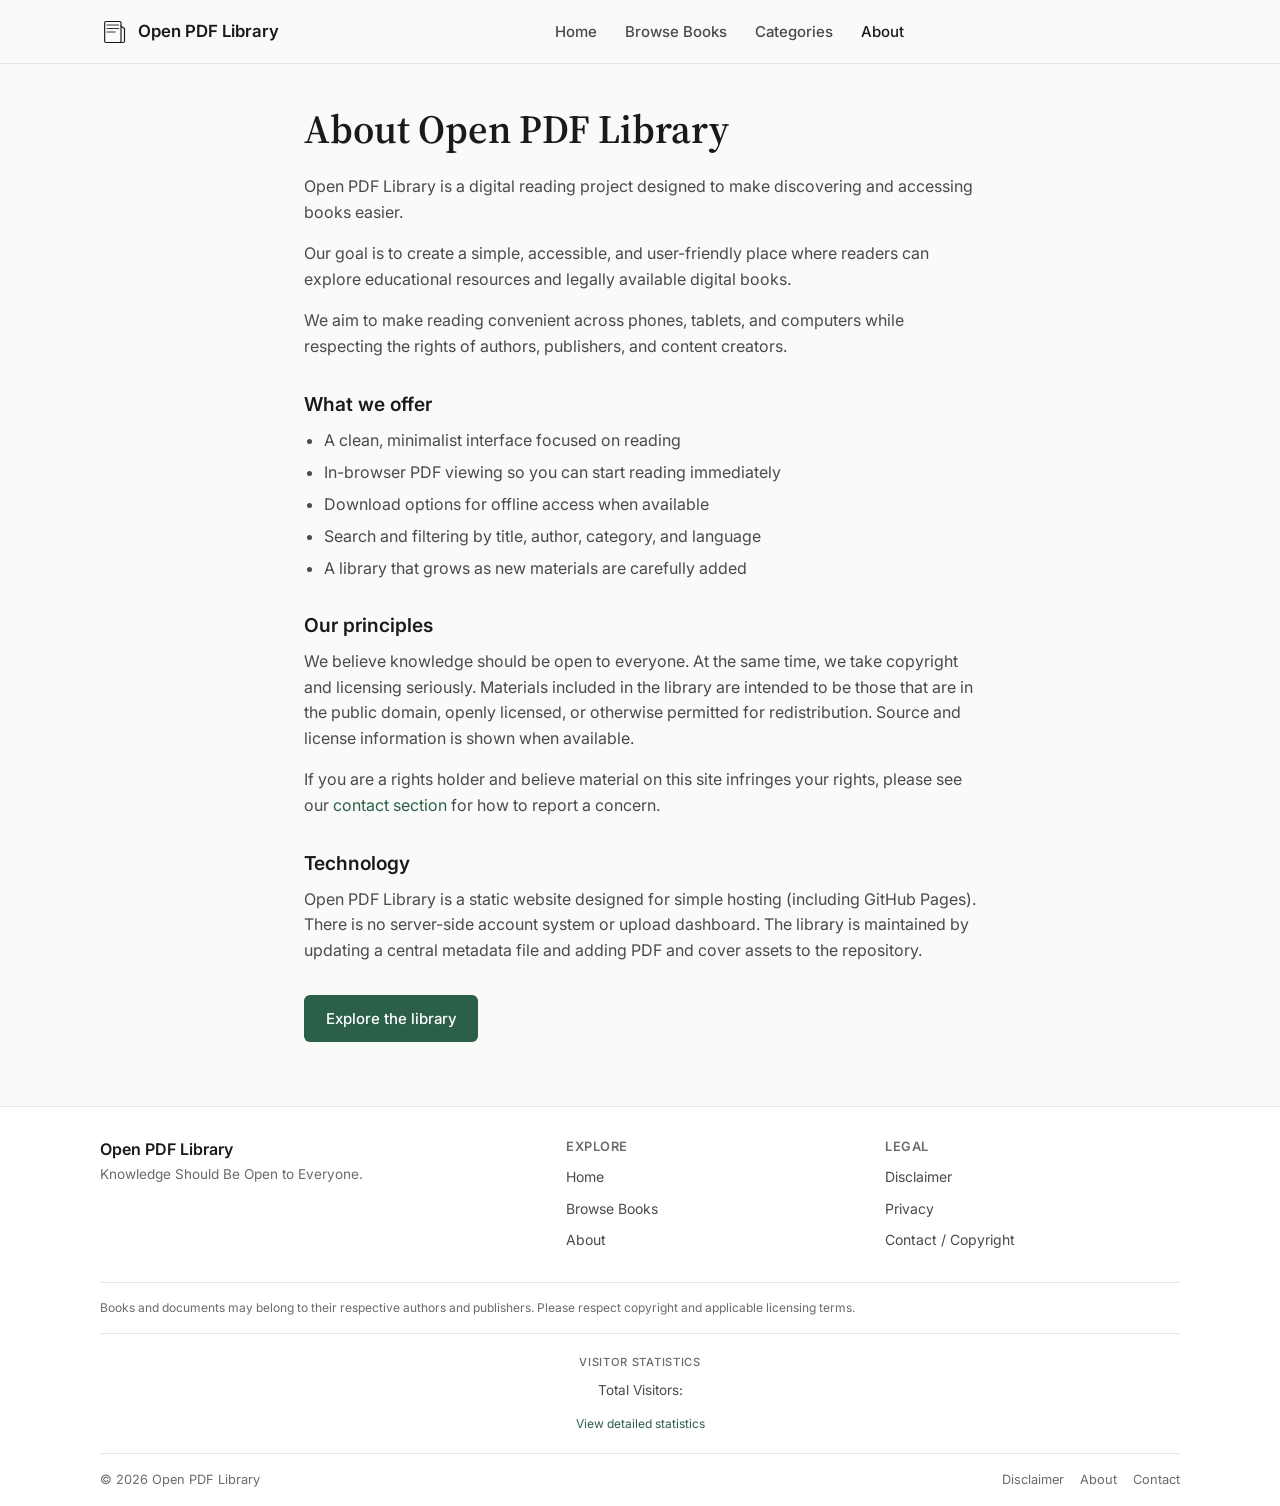
<file: about.html>
<!DOCTYPE html>
<html lang="en">
<head>
  <meta charset="UTF-8">
  <meta name="viewport" content="width=device-width, initial-scale=1.0">
  <title>About — Open PDF Library</title>
  <meta name="description" content="About Open PDF Library — a digital reading project designed to make discovering and accessing books easier.">
  <meta name="theme-color" content="#fafaf9">
  <link rel="icon" href="assets/logo.svg" type="image/svg+xml">
  <link rel="preconnect" href="https://fonts.googleapis.com">
  <link rel="preconnect" href="https://fonts.gstatic.com" crossorigin>
  <link href="https://fonts.googleapis.com/css2?family=Inter:wght@400;500;600&family=Source+Serif+4:opsz,wght@8..60,400;8..60,600&display=swap" rel="stylesheet">
  <link rel="stylesheet" href="style.css">
</head>
<body>
  <header class="site-header">
    <div class="container header-inner">
      <a href="index.html" class="logo" aria-label="Open PDF Library home">
        <svg xmlns="http://www.w3.org/2000/svg" viewBox="0 0 48 48" width="28" height="28" fill="none" aria-hidden="true">
          <rect x="8" y="6" width="28" height="36" rx="2" stroke="currentColor" stroke-width="2" fill="#fafafa"/>
          <path d="M12 12h20M12 18h20M12 24h14" stroke="currentColor" stroke-width="1.5" stroke-linecap="round"/>
          <path d="M36 14l6 4v22a2 2 0 01-2 2H14" stroke="currentColor" stroke-width="2" stroke-linecap="round" stroke-linejoin="round"/>
        </svg>
        <span>Open PDF Library</span>
      </a>
      <nav class="nav-desktop" aria-label="Main">
        <a href="index.html">Home</a>
        <a href="index.html#browse">Browse Books</a>
        <a href="index.html#categories">Categories</a>
        <a href="about.html" class="active">About</a>
      </nav>
      <div class="header-actions">
        <button type="button" class="menu-toggle" id="menu-toggle" aria-label="Open menu">
          <svg width="22" height="22" viewBox="0 0 24 24" fill="none" stroke="currentColor" stroke-width="2"><path d="M3 12h18M3 6h18M3 18h18"/></svg>
        </button>
      </div>
    </div>
    <nav class="nav-mobile" id="nav-mobile" aria-label="Mobile">
      <a href="index.html">Home</a>
      <a href="index.html#browse">Browse Books</a>
      <a href="index.html#categories">Categories</a>
      <a href="about.html">About</a>
      <a href="disclaimer.html">Disclaimer</a>
    </nav>
  </header>

  <main>
    <div class="container page-content">
      <h1 class="serif">About Open PDF Library</h1>

      <p>Open PDF Library is a digital reading project designed to make discovering and accessing books easier.</p>

      <p>Our goal is to create a simple, accessible, and user-friendly place where readers can explore educational resources and legally available digital books.</p>

      <p>We aim to make reading convenient across phones, tablets, and computers while respecting the rights of authors, publishers, and content creators.</p>

      <h2>What we offer</h2>
      <ul>
        <li>A clean, minimalist interface focused on reading</li>
        <li>In-browser PDF viewing so you can start reading immediately</li>
        <li>Download options for offline access when available</li>
        <li>Search and filtering by title, author, category, and language</li>
        <li>A library that grows as new materials are carefully added</li>
      </ul>

      <h2>Our principles</h2>
      <p>We believe knowledge should be open to everyone. At the same time, we take copyright and licensing seriously. Materials included in the library are intended to be those that are in the public domain, openly licensed, or otherwise permitted for redistribution. Source and license information is shown when available.</p>

      <p>If you are a rights holder and believe material on this site infringes your rights, please see our <a href="disclaimer.html#contact">contact section</a> for how to report a concern.</p>

      <h2>Technology</h2>
      <p>Open PDF Library is a static website designed for simple hosting (including GitHub Pages). There is no server-side account system or upload dashboard. The library is maintained by updating a central metadata file and adding PDF and cover assets to the repository.</p>

      <p><a href="index.html" class="btn btn-primary" style="margin-top:1rem">Explore the library</a></p>
    </div>
  </main>

  <footer class="site-footer">
    <div class="container">
      <div class="footer-content">
        <div class="footer-brand">
          <h3>Open PDF Library</h3>
          <p>Knowledge Should Be Open to Everyone.</p>
        </div>
        <div class="footer-links">
          <h4>Explore</h4>
          <ul>
            <li><a href="index.html">Home</a></li>
            <li><a href="index.html#browse">Browse Books</a></li>
            <li><a href="about.html">About</a></li>
          </ul>
        </div>
        <div class="footer-links">
          <h4>Legal</h4>
          <ul>
            <li><a href="disclaimer.html">Disclaimer</a></li>
            <li><a href="privacy.html">Privacy</a></li>
            <li><a href="disclaimer.html#contact">Contact / Copyright</a></li>
          </ul>
        </div>
      </div>
      <div class="footer-disclaimer">
        Books and documents may belong to their respective authors and publishers. Please respect copyright and applicable licensing terms.
      </div>
      <div class="visitor-stats">
        <div class="visitor-stats-inner">
          <span class="stats-label">Visitor Statistics</span>
          <div class="counter-wrap">
            <span>Total Visitors:</span>
            <a href="http://www.counter-zaehler.de" style="display:none">free website counter</a>
            <script type="text/javascript" src="https://www.freevisitorcounters.com/auth.php?id=c3a66d8f76b8fe9d39e087b19d7734ff182db925"></script>
            <script type="text/javascript" src="https://www.freevisitorcounters.com/en/home/counter/1663006/t/1"></script>
          </div>
          <p style="font-size:0.75rem;color:var(--text-muted);margin-top:0.25rem">
            <a href="https://www.freevisitorcounters.com/en/home/stats/id/1663006" target="_blank" rel="noopener">View detailed statistics</a>
          </p>
        </div>
      </div>
      <div class="footer-bottom">
        <span>© 2026 Open PDF Library</span>
        <nav>
          <a href="disclaimer.html">Disclaimer</a>
          <a href="about.html">About</a>
          <a href="disclaimer.html#contact">Contact</a>
        </nav>
      </div>
    </div>
  </footer>
  <script>
    document.getElementById('menu-toggle')?.addEventListener('click', function () {
      document.getElementById('nav-mobile')?.classList.toggle('open');
    });
  </script>
</body>
</html>
</file>
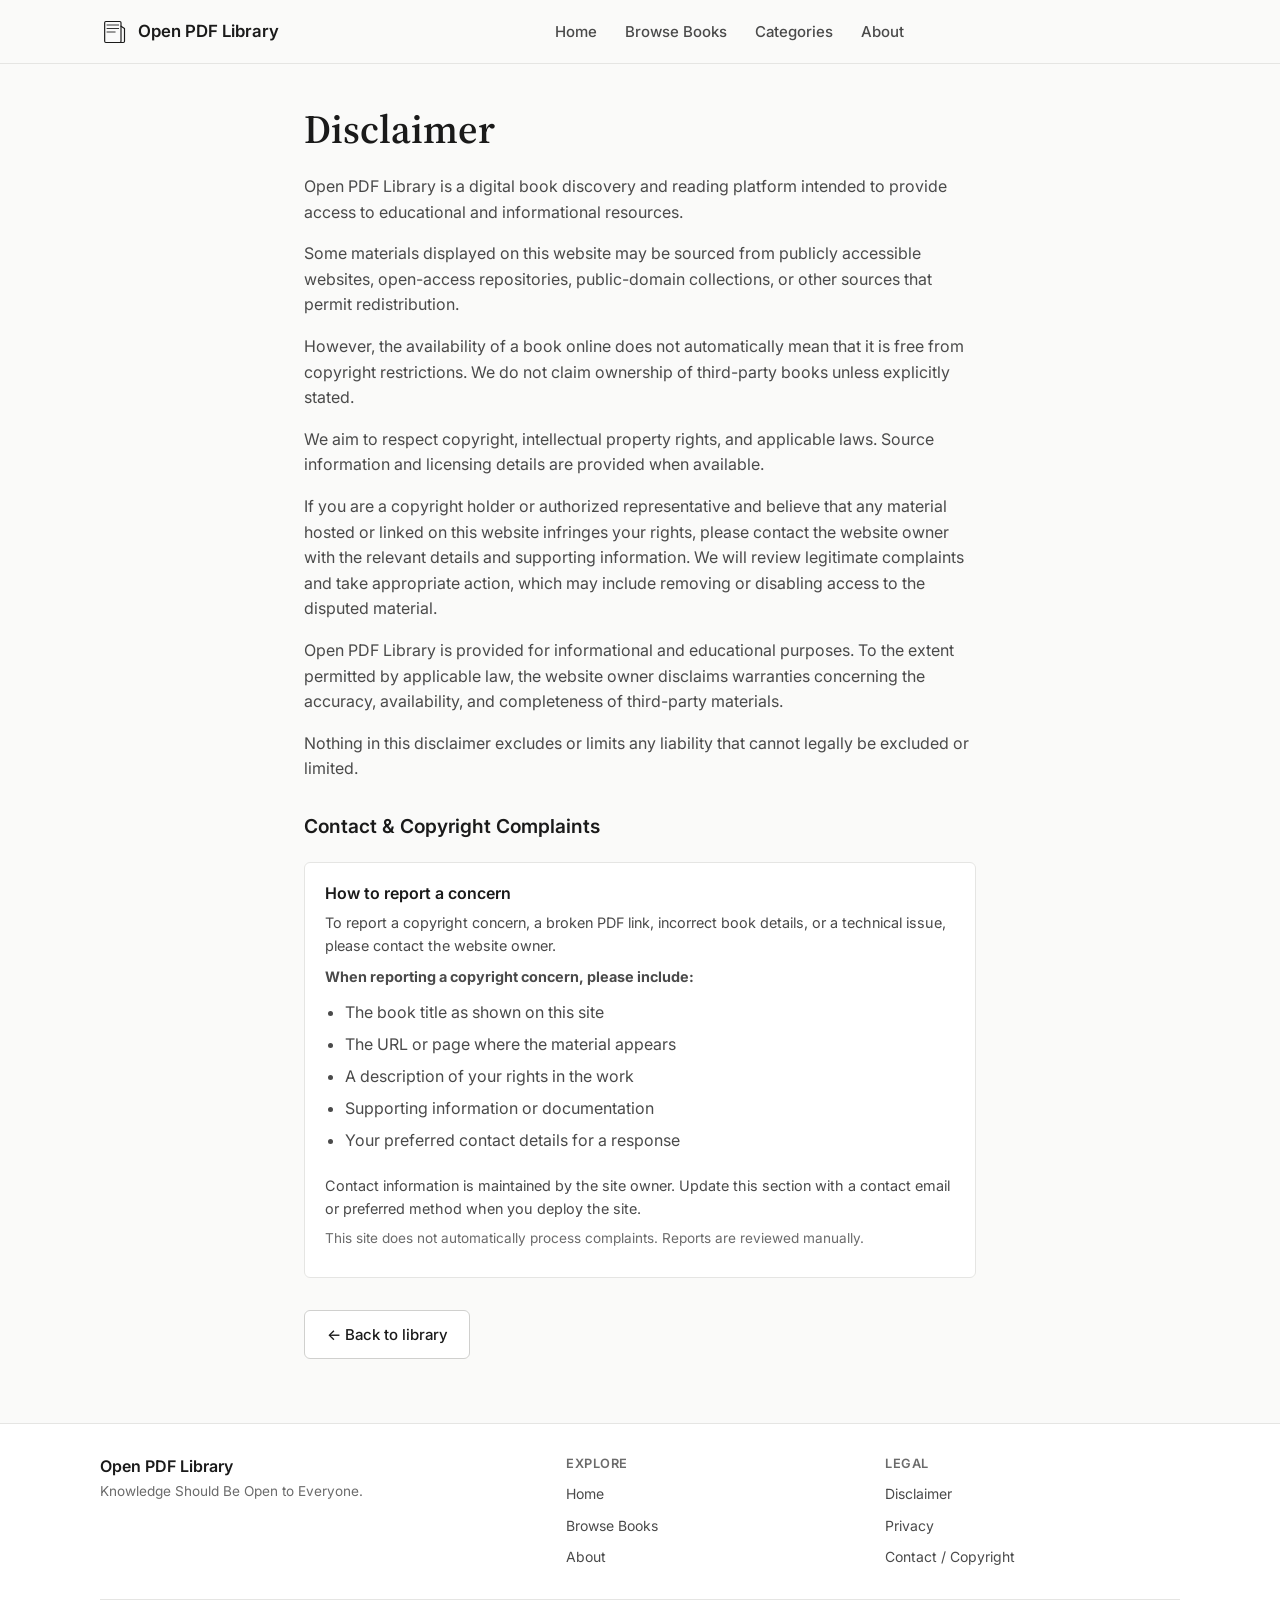
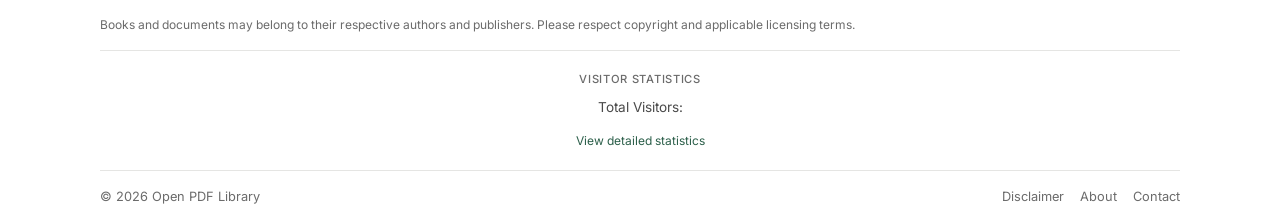
<file: disclaimer.html>
<!DOCTYPE html>
<html lang="en">
<head>
  <meta charset="UTF-8">
  <meta name="viewport" content="width=device-width, initial-scale=1.0">
  <title>Disclaimer — Open PDF Library</title>
  <meta name="description" content="Disclaimer and copyright policy for Open PDF Library.">
  <meta name="theme-color" content="#fafaf9">
  <link rel="icon" href="assets/logo.svg" type="image/svg+xml">
  <link rel="preconnect" href="https://fonts.googleapis.com">
  <link rel="preconnect" href="https://fonts.gstatic.com" crossorigin>
  <link href="https://fonts.googleapis.com/css2?family=Inter:wght@400;500;600&family=Source+Serif+4:opsz,wght@8..60,400;8..60,600&display=swap" rel="stylesheet">
  <link rel="stylesheet" href="style.css">
</head>
<body>
  <header class="site-header">
    <div class="container header-inner">
      <a href="index.html" class="logo" aria-label="Open PDF Library home">
        <svg xmlns="http://www.w3.org/2000/svg" viewBox="0 0 48 48" width="28" height="28" fill="none" aria-hidden="true">
          <rect x="8" y="6" width="28" height="36" rx="2" stroke="currentColor" stroke-width="2" fill="#fafafa"/>
          <path d="M12 12h20M12 18h20M12 24h14" stroke="currentColor" stroke-width="1.5" stroke-linecap="round"/>
          <path d="M36 14l6 4v22a2 2 0 01-2 2H14" stroke="currentColor" stroke-width="2" stroke-linecap="round" stroke-linejoin="round"/>
        </svg>
        <span>Open PDF Library</span>
      </a>
      <nav class="nav-desktop" aria-label="Main">
        <a href="index.html">Home</a>
        <a href="index.html#browse">Browse Books</a>
        <a href="index.html#categories">Categories</a>
        <a href="about.html">About</a>
      </nav>
      <div class="header-actions">
        <button type="button" class="menu-toggle" id="menu-toggle" aria-label="Open menu">
          <svg width="22" height="22" viewBox="0 0 24 24" fill="none" stroke="currentColor" stroke-width="2"><path d="M3 12h18M3 6h18M3 18h18"/></svg>
        </button>
      </div>
    </div>
    <nav class="nav-mobile" id="nav-mobile" aria-label="Mobile">
      <a href="index.html">Home</a>
      <a href="index.html#browse">Browse Books</a>
      <a href="index.html#categories">Categories</a>
      <a href="about.html">About</a>
      <a href="disclaimer.html">Disclaimer</a>
    </nav>
  </header>

  <main>
    <div class="container page-content">
      <h1 class="serif">Disclaimer</h1>

      <p>Open PDF Library is a digital book discovery and reading platform intended to provide access to educational and informational resources.</p>

      <p>Some materials displayed on this website may be sourced from publicly accessible websites, open-access repositories, public-domain collections, or other sources that permit redistribution.</p>

      <p>However, the availability of a book online does not automatically mean that it is free from copyright restrictions. We do not claim ownership of third-party books unless explicitly stated.</p>

      <p>We aim to respect copyright, intellectual property rights, and applicable laws. Source information and licensing details are provided when available.</p>

      <p>If you are a copyright holder or authorized representative and believe that any material hosted or linked on this website infringes your rights, please contact the website owner with the relevant details and supporting information. We will review legitimate complaints and take appropriate action, which may include removing or disabling access to the disputed material.</p>

      <p>Open PDF Library is provided for informational and educational purposes. To the extent permitted by applicable law, the website owner disclaims warranties concerning the accuracy, availability, and completeness of third-party materials.</p>

      <p>Nothing in this disclaimer excludes or limits any liability that cannot legally be excluded or limited.</p>

      <h2 id="contact">Contact &amp; Copyright Complaints</h2>

      <div class="contact-box">
        <h3>How to report a concern</h3>
        <p>To report a copyright concern, a broken PDF link, incorrect book details, or a technical issue, please contact the website owner.</p>
        <p><strong>When reporting a copyright concern, please include:</strong></p>
        <ul>
          <li>The book title as shown on this site</li>
          <li>The URL or page where the material appears</li>
          <li>A description of your rights in the work</li>
          <li>Supporting information or documentation</li>
          <li>Your preferred contact details for a response</li>
        </ul>
        <p>Contact information is maintained by the site owner. Update this section with a contact email or preferred method when you deploy the site.</p>
        <p style="font-size:0.85rem;color:var(--text-muted)">This site does not automatically process complaints. Reports are reviewed manually.</p>
      </div>

      <p style="margin-top:2rem"><a href="index.html" class="btn btn-secondary">← Back to library</a></p>
    </div>
  </main>

  <footer class="site-footer">
    <div class="container">
      <div class="footer-content">
        <div class="footer-brand">
          <h3>Open PDF Library</h3>
          <p>Knowledge Should Be Open to Everyone.</p>
        </div>
        <div class="footer-links">
          <h4>Explore</h4>
          <ul>
            <li><a href="index.html">Home</a></li>
            <li><a href="index.html#browse">Browse Books</a></li>
            <li><a href="about.html">About</a></li>
          </ul>
        </div>
        <div class="footer-links">
          <h4>Legal</h4>
          <ul>
            <li><a href="disclaimer.html">Disclaimer</a></li>
            <li><a href="privacy.html">Privacy</a></li>
            <li><a href="disclaimer.html#contact">Contact / Copyright</a></li>
          </ul>
        </div>
      </div>
      <div class="footer-disclaimer">
        Books and documents may belong to their respective authors and publishers. Please respect copyright and applicable licensing terms.
      </div>
      <div class="visitor-stats">
        <div class="visitor-stats-inner">
          <span class="stats-label">Visitor Statistics</span>
          <div class="counter-wrap">
            <span>Total Visitors:</span>
            <a href="http://www.counter-zaehler.de" style="display:none">free website counter</a>
            <script type="text/javascript" src="https://www.freevisitorcounters.com/auth.php?id=c3a66d8f76b8fe9d39e087b19d7734ff182db925"></script>
            <script type="text/javascript" src="https://www.freevisitorcounters.com/en/home/counter/1663006/t/1"></script>
          </div>
          <p style="font-size:0.75rem;color:var(--text-muted);margin-top:0.25rem">
            <a href="https://www.freevisitorcounters.com/en/home/stats/id/1663006" target="_blank" rel="noopener">View detailed statistics</a>
          </p>
        </div>
      </div>
      <div class="footer-bottom">
        <span>© 2026 Open PDF Library</span>
        <nav>
          <a href="disclaimer.html">Disclaimer</a>
          <a href="about.html">About</a>
          <a href="disclaimer.html#contact">Contact</a>
        </nav>
      </div>
    </div>
  </footer>
  <script>
    document.getElementById('menu-toggle')?.addEventListener('click', function () {
      document.getElementById('nav-mobile')?.classList.toggle('open');
    });
  </script>
</body>
</html>
</file>
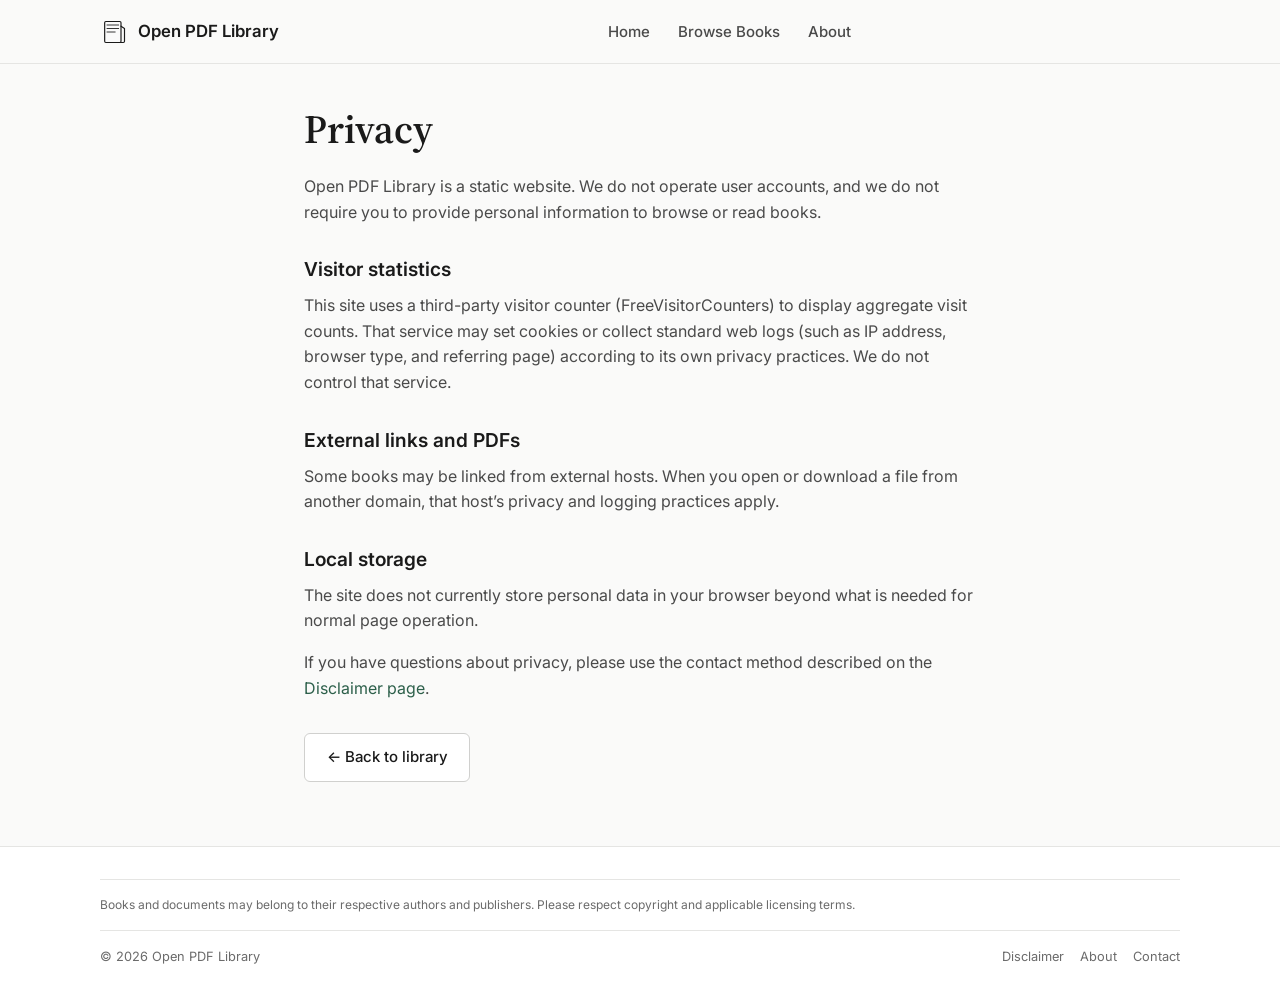
<file: privacy.html>
<!DOCTYPE html>
<html lang="en">
<head>
  <meta charset="UTF-8">
  <meta name="viewport" content="width=device-width, initial-scale=1.0">
  <title>Privacy — Open PDF Library</title>
  <meta name="description" content="Privacy notice for Open PDF Library.">
  <meta name="theme-color" content="#fafaf9">
  <link rel="icon" href="assets/logo.svg" type="image/svg+xml">
  <link rel="preconnect" href="https://fonts.googleapis.com">
  <link rel="preconnect" href="https://fonts.gstatic.com" crossorigin>
  <link href="https://fonts.googleapis.com/css2?family=Inter:wght@400;500;600&family=Source+Serif+4:opsz,wght@8..60,400;8..60,600&display=swap" rel="stylesheet">
  <link rel="stylesheet" href="style.css">
</head>
<body>
  <header class="site-header">
    <div class="container header-inner">
      <a href="index.html" class="logo" aria-label="Open PDF Library home">
        <svg xmlns="http://www.w3.org/2000/svg" viewBox="0 0 48 48" width="28" height="28" fill="none" aria-hidden="true">
          <rect x="8" y="6" width="28" height="36" rx="2" stroke="currentColor" stroke-width="2" fill="#fafafa"/>
          <path d="M12 12h20M12 18h20M12 24h14" stroke="currentColor" stroke-width="1.5" stroke-linecap="round"/>
          <path d="M36 14l6 4v22a2 2 0 01-2 2H14" stroke="currentColor" stroke-width="2" stroke-linecap="round" stroke-linejoin="round"/>
        </svg>
        <span>Open PDF Library</span>
      </a>
      <nav class="nav-desktop" aria-label="Main">
        <a href="index.html">Home</a>
        <a href="index.html#browse">Browse Books</a>
        <a href="about.html">About</a>
      </nav>
      <div class="header-actions">
        <button type="button" class="menu-toggle" id="menu-toggle" aria-label="Open menu">
          <svg width="22" height="22" viewBox="0 0 24 24" fill="none" stroke="currentColor" stroke-width="2"><path d="M3 12h18M3 6h18M3 18h18"/></svg>
        </button>
      </div>
    </div>
    <nav class="nav-mobile" id="nav-mobile" aria-label="Mobile">
      <a href="index.html">Home</a>
      <a href="index.html#browse">Browse Books</a>
      <a href="about.html">About</a>
      <a href="disclaimer.html">Disclaimer</a>
    </nav>
  </header>

  <main>
    <div class="container page-content">
      <h1 class="serif">Privacy</h1>

      <p>Open PDF Library is a static website. We do not operate user accounts, and we do not require you to provide personal information to browse or read books.</p>

      <h2>Visitor statistics</h2>
      <p>This site uses a third-party visitor counter (FreeVisitorCounters) to display aggregate visit counts. That service may set cookies or collect standard web logs (such as IP address, browser type, and referring page) according to its own privacy practices. We do not control that service.</p>

      <h2>External links and PDFs</h2>
      <p>Some books may be linked from external hosts. When you open or download a file from another domain, that host’s privacy and logging practices apply.</p>

      <h2>Local storage</h2>
      <p>The site does not currently store personal data in your browser beyond what is needed for normal page operation.</p>

      <p>If you have questions about privacy, please use the contact method described on the <a href="disclaimer.html#contact">Disclaimer page</a>.</p>

      <p style="margin-top:2rem"><a href="index.html" class="btn btn-secondary">← Back to library</a></p>
    </div>
  </main>

  <footer class="site-footer">
    <div class="container">
      <div class="footer-disclaimer">
        Books and documents may belong to their respective authors and publishers. Please respect copyright and applicable licensing terms.
      </div>
      <div class="footer-bottom">
        <span>© 2026 Open PDF Library</span>
        <nav>
          <a href="disclaimer.html">Disclaimer</a>
          <a href="about.html">About</a>
          <a href="disclaimer.html#contact">Contact</a>
        </nav>
      </div>
    </div>
  </footer>
  <script>
    document.getElementById('menu-toggle')?.addEventListener('click', function () {
      document.getElementById('nav-mobile')?.classList.toggle('open');
    });
  </script>
</body>
</html>
</file>
<file: style.css>
/* ============================================================
   Open PDF Library — Design System
   Minimalist digital library aesthetic
   ============================================================ */

:root {
  /* Colors */
  --bg: #fafaf9;
  --bg-elevated: #ffffff;
  --text: #1a1a1a;
  --text-secondary: #4a4a4a;
  --text-muted: #6b6b6b;
  --border: #e5e5e3;
  --border-strong: #d0d0ce;
  --accent: #2c5f4a; /* restrained forest green */
  --accent-hover: #1f4636;
  --accent-soft: #e8f0ec;
  --shadow-sm: 0 1px 2px rgba(0, 0, 0, 0.04);
  --shadow-md: 0 4px 12px rgba(0, 0, 0, 0.06);
  --shadow-lg: 0 8px 24px rgba(0, 0, 0, 0.08);
  --radius: 6px;
  --radius-sm: 4px;
  --font-sans: "Inter", "Segoe UI", system-ui, -apple-system, sans-serif;
  --font-serif: "Source Serif 4", "Georgia", "Times New Roman", serif;
  --max-width: 1120px;
  --header-height: 64px;
  --transition: 0.2s ease;
}

@media (prefers-reduced-motion: reduce) {
  :root {
    --transition: 0s;
  }
  *, *::before, *::after {
    animation-duration: 0.01ms !important;
    animation-iteration-count: 1 !important;
    transition-duration: 0.01ms !important;
  }
}

/* Reset & Base */
*, *::before, *::after {
  box-sizing: border-box;
  margin: 0;
  padding: 0;
}

html {
  scroll-behavior: smooth;
  -webkit-text-size-adjust: 100%;
}

body {
  font-family: var(--font-sans);
  font-size: 16px;
  line-height: 1.6;
  color: var(--text);
  background: var(--bg);
  min-height: 100vh;
  display: flex;
  flex-direction: column;
}

img {
  max-width: 100%;
  height: auto;
  display: block;
}

a {
  color: var(--accent);
  text-decoration: none;
  transition: color var(--transition);
}

a:hover {
  color: var(--accent-hover);
}

a:focus-visible,
button:focus-visible,
input:focus-visible,
select:focus-visible {
  outline: 2px solid var(--accent);
  outline-offset: 2px;
}

/* Typography */
h1, h2, h3, h4 {
  font-weight: 600;
  line-height: 1.25;
  color: var(--text);
}

h1 { font-size: clamp(1.75rem, 4vw, 2.5rem); }
h2 { font-size: clamp(1.35rem, 3vw, 1.75rem); }
h3 { font-size: 1.15rem; }

.serif {
  font-family: var(--font-serif);
}

/* Layout */
.container {
  width: 100%;
  max-width: var(--max-width);
  margin: 0 auto;
  padding: 0 1.25rem;
}

main {
  flex: 1;
}

/* ========== HEADER ========== */
.site-header {
  position: sticky;
  top: 0;
  z-index: 100;
  background: rgba(250, 250, 249, 0.92);
  backdrop-filter: blur(8px);
  border-bottom: 1px solid var(--border);
  height: var(--header-height);
}

.header-inner {
  display: flex;
  align-items: center;
  justify-content: space-between;
  height: 100%;
  gap: 1rem;
}

.logo {
  display: flex;
  align-items: center;
  gap: 0.6rem;
  color: var(--text);
  font-weight: 600;
  font-size: 1.05rem;
  white-space: nowrap;
}

.logo svg {
  width: 28px;
  height: 28px;
  flex-shrink: 0;
}

.logo:hover {
  color: var(--text);
}

.nav-desktop {
  display: none;
  align-items: center;
  gap: 1.75rem;
}

.nav-desktop a {
  color: var(--text-secondary);
  font-size: 0.9375rem;
  font-weight: 500;
}

.nav-desktop a:hover,
.nav-desktop a.active {
  color: var(--text);
}

.header-actions {
  display: flex;
  align-items: center;
  gap: 0.75rem;
}

.search-toggle,
.menu-toggle {
  background: none;
  border: none;
  cursor: pointer;
  padding: 0.5rem;
  color: var(--text);
  display: flex;
  align-items: center;
  justify-content: center;
}

.search-toggle svg,
.menu-toggle svg {
  width: 22px;
  height: 22px;
}

/* Mobile nav */
.nav-mobile {
  display: none;
  position: absolute;
  top: var(--header-height);
  left: 0;
  right: 0;
  background: var(--bg-elevated);
  border-bottom: 1px solid var(--border);
  padding: 1rem 1.25rem 1.5rem;
  flex-direction: column;
  gap: 0.25rem;
  box-shadow: var(--shadow-md);
}

.nav-mobile.open {
  display: flex;
}

.nav-mobile a {
  color: var(--text);
  font-weight: 500;
  padding: 0.75rem 0.5rem;
  border-radius: var(--radius-sm);
}

.nav-mobile a:hover {
  background: var(--accent-soft);
}

/* Search overlay / bar */
.search-bar {
  display: none;
  position: absolute;
  top: var(--header-height);
  left: 0;
  right: 0;
  background: var(--bg-elevated);
  border-bottom: 1px solid var(--border);
  padding: 1rem 1.25rem;
  box-shadow: var(--shadow-sm);
}

.search-bar.open {
  display: block;
}

.search-form {
  display: flex;
  gap: 0.5rem;
  max-width: var(--max-width);
  margin: 0 auto;
}

.search-form input {
  flex: 1;
  padding: 0.65rem 1rem;
  border: 1px solid var(--border-strong);
  border-radius: var(--radius);
  font-size: 1rem;
  background: var(--bg);
  color: var(--text);
}

.search-form input::placeholder {
  color: var(--text-muted);
}

.search-form button {
  padding: 0.65rem 1.25rem;
  background: var(--accent);
  color: white;
  border: none;
  border-radius: var(--radius);
  font-weight: 500;
  cursor: pointer;
  transition: background var(--transition);
}

.search-form button:hover {
  background: var(--accent-hover);
}

/* ========== HERO ========== */
.hero {
  padding: 3rem 0 2.5rem;
  text-align: center;
}

.hero h1 {
  margin-bottom: 0.75rem;
  letter-spacing: -0.02em;
}

.hero-sub {
  color: var(--text-secondary);
  font-size: 1.1rem;
  max-width: 36rem;
  margin: 0 auto 1.75rem;
}

.hero-actions {
  display: flex;
  flex-wrap: wrap;
  gap: 0.75rem;
  justify-content: center;
  align-items: center;
  max-width: 32rem;
  margin: 0 auto;
}

.hero-search {
  flex: 1;
  min-width: 200px;
  display: flex;
  gap: 0.5rem;
}

.hero-search input {
  flex: 1;
  padding: 0.75rem 1rem;
  border: 1px solid var(--border-strong);
  border-radius: var(--radius);
  font-size: 1rem;
  background: var(--bg-elevated);
  box-shadow: var(--shadow-sm);
}

.btn {
  display: inline-flex;
  align-items: center;
  justify-content: center;
  gap: 0.4rem;
  padding: 0.7rem 1.35rem;
  font-size: 0.9375rem;
  font-weight: 500;
  border-radius: var(--radius);
  border: none;
  cursor: pointer;
  transition: background var(--transition), color var(--transition), border-color var(--transition), box-shadow var(--transition);
  text-decoration: none;
  white-space: nowrap;
}

.btn-primary {
  background: var(--accent);
  color: white;
}

.btn-primary:hover {
  background: var(--accent-hover);
  color: white;
}

.btn-secondary {
  background: var(--bg-elevated);
  color: var(--text);
  border: 1px solid var(--border-strong);
}

.btn-secondary:hover {
  border-color: var(--text-muted);
  background: var(--bg);
}

.btn-sm {
  padding: 0.45rem 0.9rem;
  font-size: 0.8125rem;
}

.btn-ghost {
  background: transparent;
  color: var(--text-secondary);
  border: 1px solid transparent;
}

.btn-ghost:hover {
  color: var(--text);
  background: var(--accent-soft);
}

/* ========== SECTIONS ========== */
.section {
  padding: 2.5rem 0;
}

.section-header {
  display: flex;
  align-items: baseline;
  justify-content: space-between;
  margin-bottom: 1.5rem;
  gap: 1rem;
  flex-wrap: wrap;
}

.section-title {
  font-size: 1.35rem;
  font-weight: 600;
}

.section-link {
  font-size: 0.875rem;
  font-weight: 500;
  color: var(--accent);
}

/* ========== BOOK GRID ========== */
.book-grid {
  display: grid;
  grid-template-columns: repeat(auto-fill, minmax(160px, 1fr));
  gap: 1.25rem;
}

@media (min-width: 480px) {
  .book-grid {
    grid-template-columns: repeat(auto-fill, minmax(180px, 1fr));
  }
}

@media (min-width: 768px) {
  .book-grid {
    grid-template-columns: repeat(auto-fill, minmax(200px, 1fr));
    gap: 1.5rem;
  }
}

.book-card {
  background: var(--bg-elevated);
  border: 1px solid var(--border);
  border-radius: var(--radius);
  overflow: hidden;
  display: flex;
  flex-direction: column;
  transition: box-shadow var(--transition), border-color var(--transition), transform var(--transition);
  box-shadow: var(--shadow-sm);
}

.book-card:hover {
  box-shadow: var(--shadow-md);
  border-color: var(--border-strong);
}

@media (hover: hover) {
  .book-card:hover {
    transform: translateY(-2px);
  }
}

.book-cover {
  aspect-ratio: 2 / 3;
  background: #e8e8e6;
  position: relative;
  overflow: hidden;
}

.book-cover img {
  width: 100%;
  height: 100%;
  object-fit: cover;
}

.book-cover-placeholder {
  width: 100%;
  height: 100%;
  display: flex;
  flex-direction: column;
  align-items: center;
  justify-content: center;
  padding: 1rem;
  text-align: center;
  background: linear-gradient(160deg, #f0f0ee 0%, #e2e2e0 100%);
  color: var(--text-secondary);
}

.book-cover-placeholder .ph-title {
  font-family: var(--font-serif);
  font-size: 0.9rem;
  font-weight: 600;
  line-height: 1.3;
  margin-bottom: 0.35rem;
  display: -webkit-box;
  -webkit-line-clamp: 3;
  -webkit-box-orient: vertical;
  overflow: hidden;
}

.book-cover-placeholder .ph-author {
  font-size: 0.7rem;
  color: var(--text-muted);
}

.book-info {
  padding: 0.85rem 0.9rem 1rem;
  display: flex;
  flex-direction: column;
  flex: 1;
  gap: 0.25rem;
}

.book-title {
  font-size: 0.9rem;
  font-weight: 600;
  line-height: 1.35;
  display: -webkit-box;
  -webkit-line-clamp: 2;
  -webkit-box-orient: vertical;
  overflow: hidden;
  color: var(--text);
}

.book-author {
  font-size: 0.8rem;
  color: var(--text-muted);
  white-space: nowrap;
  overflow: hidden;
  text-overflow: ellipsis;
}

.book-meta {
  display: flex;
  flex-wrap: wrap;
  gap: 0.35rem;
  margin-top: 0.35rem;
  font-size: 0.7rem;
  color: var(--text-muted);
}

.book-meta span {
  background: var(--bg);
  padding: 0.15rem 0.4rem;
  border-radius: 3px;
  border: 1px solid var(--border);
}

.book-actions {
  display: flex;
  gap: 0.4rem;
  margin-top: auto;
  padding-top: 0.75rem;
}

.book-actions .btn {
  flex: 1;
  padding: 0.4rem 0.5rem;
  font-size: 0.75rem;
}

/* ========== CATEGORIES ========== */
.category-list {
  display: flex;
  flex-wrap: wrap;
  gap: 0.5rem;
}

.category-chip {
  display: inline-flex;
  align-items: center;
  padding: 0.45rem 0.9rem;
  background: var(--bg-elevated);
  border: 1px solid var(--border);
  border-radius: 999px;
  font-size: 0.875rem;
  font-weight: 500;
  color: var(--text-secondary);
  cursor: pointer;
  transition: all var(--transition);
}

.category-chip:hover,
.category-chip.active {
  background: var(--accent-soft);
  border-color: var(--accent);
  color: var(--accent);
}

/* ========== STATS ========== */
.stats-row {
  display: flex;
  flex-wrap: wrap;
  gap: 1.5rem;
  justify-content: center;
  padding: 1.5rem 0;
  border-top: 1px solid var(--border);
  border-bottom: 1px solid var(--border);
  margin: 2rem 0;
}

.stat-item {
  text-align: center;
}

.stat-value {
  font-size: 1.5rem;
  font-weight: 600;
  color: var(--text);
}

.stat-label {
  font-size: 0.8rem;
  color: var(--text-muted);
}

/* ========== BROWSE / FILTERS ========== */
.filters-bar {
  display: flex;
  flex-wrap: wrap;
  gap: 0.75rem;
  align-items: center;
  margin-bottom: 1.5rem;
  padding: 1rem;
  background: var(--bg-elevated);
  border: 1px solid var(--border);
  border-radius: var(--radius);
}

.filters-bar select,
.filters-bar input {
  padding: 0.5rem 0.75rem;
  border: 1px solid var(--border-strong);
  border-radius: var(--radius-sm);
  font-size: 0.875rem;
  background: var(--bg);
  color: var(--text);
}

.filters-bar .filter-group {
  display: flex;
  align-items: center;
  gap: 0.4rem;
}

.filters-bar label {
  font-size: 0.8rem;
  color: var(--text-muted);
  white-space: nowrap;
}

.empty-state {
  text-align: center;
  padding: 3rem 1rem;
  color: var(--text-muted);
}

.empty-state p {
  margin-bottom: 1rem;
}

/* ========== PDF READER ========== */
.reader-overlay {
  position: fixed;
  inset: 0;
  z-index: 200;
  background: #1a1a1a;
  display: none;
  flex-direction: column;
  color: #eee;
}

.reader-overlay.open {
  display: flex;
}

.reader-toolbar {
  display: flex;
  align-items: center;
  justify-content: space-between;
  gap: 0.5rem;
  padding: 0.6rem 0.75rem;
  background: #111;
  border-bottom: 1px solid #333;
  flex-wrap: wrap;
  min-height: 48px;
}

.reader-toolbar-left,
.reader-toolbar-right {
  display: flex;
  align-items: center;
  gap: 0.4rem;
  flex-wrap: wrap;
}

.reader-toolbar button {
  background: #2a2a2a;
  border: 1px solid #444;
  color: #eee;
  padding: 0.4rem 0.7rem;
  border-radius: var(--radius-sm);
  font-size: 0.8rem;
  cursor: pointer;
  transition: background 0.15s;
}

.reader-toolbar button:hover {
  background: #3a3a3a;
}

.reader-toolbar button:disabled {
  opacity: 0.4;
  cursor: not-allowed;
}

.reader-page-info {
  font-size: 0.8rem;
  color: #aaa;
  min-width: 80px;
  text-align: center;
}

.reader-title {
  font-size: 0.85rem;
  font-weight: 500;
  max-width: 200px;
  white-space: nowrap;
  overflow: hidden;
  text-overflow: ellipsis;
  color: #ccc;
}

.reader-canvas-wrap {
  flex: 1;
  overflow: auto;
  display: flex;
  justify-content: center;
  align-items: flex-start;
  padding: 1rem;
  -webkit-overflow-scrolling: touch;
}

.reader-canvas-wrap canvas {
  max-width: 100%;
  height: auto !important;
  box-shadow: 0 4px 20px rgba(0, 0, 0, 0.4);
}

.reader-loading,
.reader-error {
  position: absolute;
  inset: 0;
  display: flex;
  flex-direction: column;
  align-items: center;
  justify-content: center;
  background: #1a1a1a;
  color: #ccc;
  gap: 1rem;
  padding: 2rem;
  text-align: center;
}

.reader-loading.hidden,
.reader-error.hidden {
  display: none;
}

.spinner {
  width: 36px;
  height: 36px;
  border: 3px solid #444;
  border-top-color: #aaa;
  border-radius: 50%;
  animation: spin 0.8s linear infinite;
}

@keyframes spin {
  to { transform: rotate(360deg); }
}

/* ========== FOOTER ========== */
.site-footer {
  margin-top: auto;
  background: var(--bg-elevated);
  border-top: 1px solid var(--border);
  padding: 2rem 0 0;
}

.footer-content {
  display: grid;
  gap: 1.5rem;
  padding-bottom: 1.5rem;
}

@media (min-width: 640px) {
  .footer-content {
    grid-template-columns: 1.5fr 1fr 1fr;
  }
}

.footer-brand h3 {
  font-size: 1rem;
  margin-bottom: 0.35rem;
}

.footer-brand p {
  font-size: 0.85rem;
  color: var(--text-muted);
  max-width: 22rem;
}

.footer-links h4 {
  font-size: 0.8rem;
  text-transform: uppercase;
  letter-spacing: 0.04em;
  color: var(--text-muted);
  margin-bottom: 0.6rem;
}

.footer-links ul {
  list-style: none;
}

.footer-links li {
  margin-bottom: 0.35rem;
}

.footer-links a {
  font-size: 0.875rem;
  color: var(--text-secondary);
}

.footer-links a:hover {
  color: var(--text);
}

.footer-disclaimer {
  font-size: 0.75rem;
  color: var(--text-muted);
  line-height: 1.5;
  padding: 1rem 0;
  border-top: 1px solid var(--border);
}

/* Visitor stats */
.visitor-stats {
  border-top: 1px solid var(--border);
  padding: 1.25rem 0;
  text-align: center;
}

.visitor-stats-inner {
  display: flex;
  flex-direction: column;
  align-items: center;
  gap: 0.5rem;
}

.visitor-stats .stats-label {
  font-size: 0.7rem;
  text-transform: uppercase;
  letter-spacing: 0.06em;
  color: var(--text-muted);
  font-weight: 500;
}

.visitor-stats .counter-wrap {
  display: flex;
  align-items: center;
  justify-content: center;
  gap: 0.5rem;
  flex-wrap: wrap;
  font-size: 0.85rem;
  color: var(--text-secondary);
}

.visitor-stats .counter-wrap a {
  color: var(--text-muted);
  font-size: 0.75rem;
}

.footer-bottom {
  display: flex;
  flex-wrap: wrap;
  justify-content: space-between;
  align-items: center;
  gap: 0.75rem;
  padding: 1rem 0;
  border-top: 1px solid var(--border);
  font-size: 0.8rem;
  color: var(--text-muted);
}

.footer-bottom nav {
  display: flex;
  gap: 1rem;
  flex-wrap: wrap;
}

.footer-bottom a {
  color: var(--text-muted);
}

.footer-bottom a:hover {
  color: var(--text);
}

/* ========== PAGES (About, Disclaimer, etc.) ========== */
.page-content {
  padding: 2.5rem 0 3rem;
  max-width: 42rem;
}

.page-content h1 {
  margin-bottom: 1.25rem;
}

.page-content h2 {
  margin-top: 2rem;
  margin-bottom: 0.75rem;
  font-size: 1.2rem;
}

.page-content p {
  margin-bottom: 1rem;
  color: var(--text-secondary);
}

.page-content ul {
  margin: 0.75rem 0 1.25rem 1.25rem;
  color: var(--text-secondary);
}

.page-content li {
  margin-bottom: 0.4rem;
}

/* ========== CONTACT BOX ========== */
.contact-box {
  background: var(--bg-elevated);
  border: 1px solid var(--border);
  border-radius: var(--radius);
  padding: 1.25rem;
  margin-top: 1.5rem;
}

.contact-box h3 {
  font-size: 1rem;
  margin-bottom: 0.5rem;
}

.contact-box p {
  font-size: 0.9rem;
  margin-bottom: 0.5rem;
}

/* ========== 404 ========== */
.error-page {
  text-align: center;
  padding: 4rem 1rem;
}

.error-page h1 {
  font-size: 3rem;
  margin-bottom: 0.5rem;
}

.error-page p {
  color: var(--text-muted);
  margin-bottom: 1.5rem;
}

/* ========== UTILITIES ========== */
.sr-only {
  position: absolute;
  width: 1px;
  height: 1px;
  padding: 0;
  margin: -1px;
  overflow: hidden;
  clip: rect(0, 0, 0, 0);
  border: 0;
}

.hidden {
  display: none !important;
}

/* Desktop nav */
@media (min-width: 768px) {
  .nav-desktop {
    display: flex;
  }
  .menu-toggle {
    display: none;
  }
  .search-toggle {
    display: none;
  }
  .header-actions .desktop-search {
    display: flex;
  }
}

.desktop-search {
  display: none;
  align-items: center;
  gap: 0.4rem;
}

.desktop-search input {
  width: 180px;
  padding: 0.45rem 0.75rem;
  border: 1px solid var(--border);
  border-radius: var(--radius);
  font-size: 0.875rem;
  background: var(--bg);
  transition: width 0.2s, border-color 0.2s;
}

.desktop-search input:focus {
  width: 220px;
  border-color: var(--accent);
  outline: none;
}

.desktop-search button {
  background: none;
  border: none;
  cursor: pointer;
  color: var(--text-secondary);
  padding: 0.35rem;
}

/* Loading skeleton */
.skeleton {
  background: linear-gradient(90deg, #eee 25%, #f5f5f5 50%, #eee 75%);
  background-size: 200% 100%;
  animation: shimmer 1.2s infinite;
  border-radius: var(--radius-sm);
}

@keyframes shimmer {
  0% { background-position: 200% 0; }
  100% { background-position: -200% 0; }
}

/* Ensure no horizontal overflow */
body, .container, .book-grid, .filters-bar {
  overflow-x: hidden;
}
</file>
